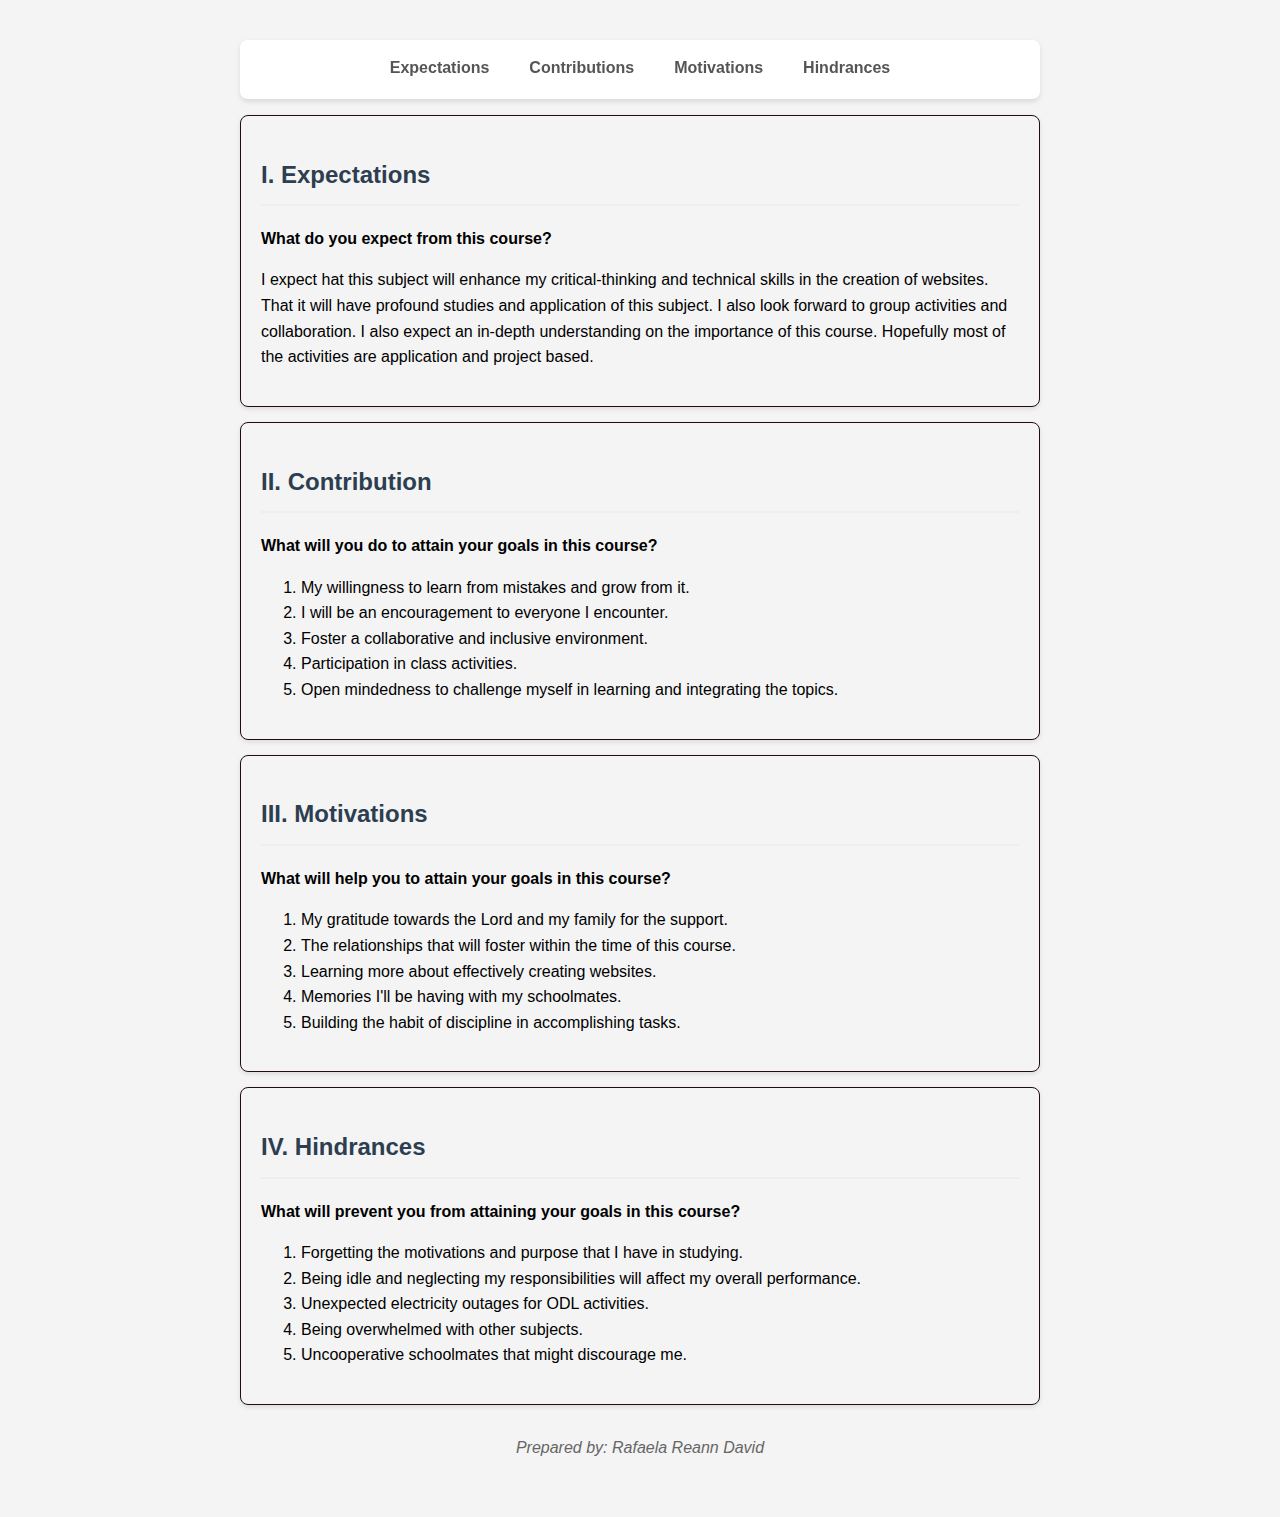
<file: index.html>
<!DOCTYPE html>
<html lang="en">
<head>
    <meta charset="UTF-8">
    <meta name="viewport" content="width=device-width, initial-scale=1.0">
    <link rel="stylesheet" href="styles.css">
    <title>Learning Contract</title>
</head>
<body>

    <header>
        <section class="main-header">
            <nav class="tab-container">
                <a href="#expectations" class="tabs">Expectations</a>
                <a href="#contributions" class="tabs">Contributions</a>
                <a href="#motivations" class="tabs">Motivations</a>
                <a href="#hindrances" class="tabs">Hindrances</a>
            </nav>
        </section>
    </header>

    <section id="expectations" class="box">
        <h2>I. Expectations</h2>
        <p><strong>What do you expect from this course?</strong></p>
        <p>I expect hat this subject will enhance my critical-thinking and technical skills in the creation of websites. 
            That it will have profound studies and application of this subject. 
            I also look forward to group activities and collaboration. I also expect an in-depth understanding on the importance of this course.
            Hopefully most of the activities are application and project based.
        </p>
        </p>
    </section>

    <section id="contributions" class="box">
        <h2>II. Contribution</h2>
        <p><strong>What will you do to attain your goals in this course?</strong></p>
        <ol>
            <li>My willingness to learn from mistakes and grow from it.</li>
            <li>I will be an encouragement to everyone I encounter.</li>
            <li>Foster a collaborative and inclusive environment.</li>
            <li>Participation in class activities.</li>
            <li>Open mindedness to challenge myself in learning and integrating the topics.</li>
        </ol>
    </section>

    <section id="motivations" class="box">
        <h2>III. Motivations</h2>
        <p><strong>What will help you to attain your goals in this course?</strong></p>
        <ol>
            <li>My gratitude towards the Lord and my family for the support.</li>
            <li>The relationships that will foster within the time of this course.</li>
            <li>Learning more about effectively creating websites.</li>
            <li>Memories I'll be having with my schoolmates.</li>
            <li>Building the habit of discipline in accomplishing tasks.</li>
        </ol>
    </section>

    <section id="hindrances" class="box">
        <h2>IV. Hindrances</h2>
        <p><strong>What will prevent you from attaining your goals in this course?</strong></p>
        <ol>
            <li>Forgetting the motivations and purpose that I have in studying.</li>
            <li>Being idle and neglecting my responsibilities will affect my overall performance.</li>
            <li>Unexpected electricity outages for ODL activities.</li>
            <li>Being overwhelmed with other subjects.</li>
            <li>Uncooperative schoolmates that might discourage me.</li>
        </ol>
    </section>

    <footer>
        <p>Prepared by: Rafaela Reann David</p>
    </footer>

</body>
</html>
</file>
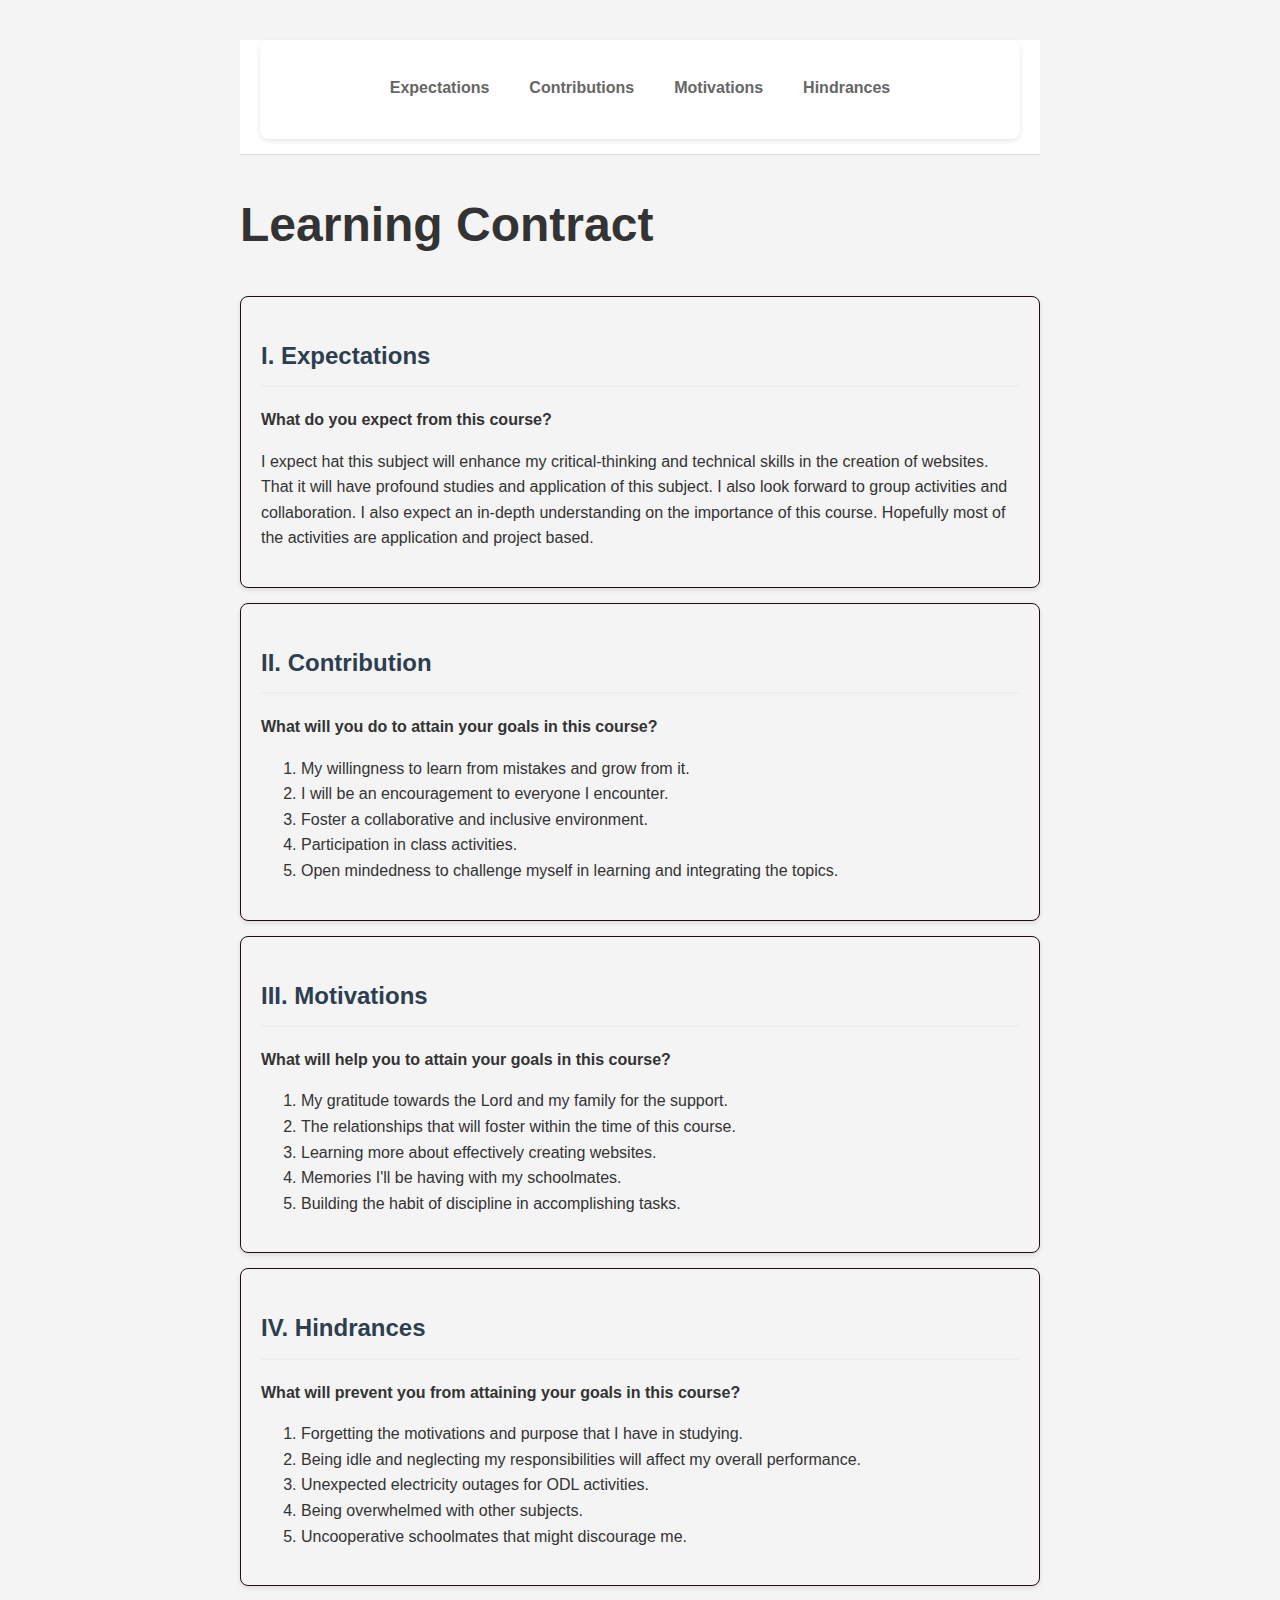
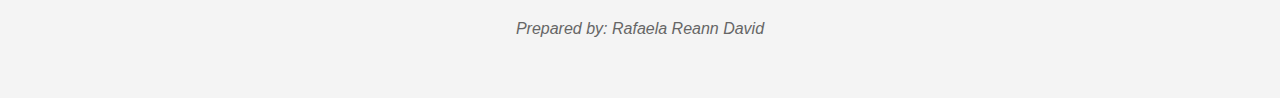
<file: Learning Contract/index.html>
<!DOCTYPE html>
<html lang="en">
<head>
    <meta charset="UTF-8">
    <meta name="viewport" content="width=device-width, initial-scale=1.0">
    <link rel="stylesheet" href="styles.css">
    <title>Learning Contract</title>
</head>
<body>

    <header>
        <section class="main-header">
            <nav class="tab-container">
                <a href="#expectations" class="tabs">Expectations</a>
                <a href="#contributions" class="tabs">Contributions</a>
                <a href="#motivations" class="tabs">Motivations</a>
                <a href="#hindrances" class="tabs">Hindrances</a>
            </nav>
        </section>
    </header>

    <div class="title">
        <h1>Learning Contract</h1>
    </div>
    
    <section id="expectations" class="box">
        <h2>I. Expectations</h2>
        <p><strong>What do you expect from this course?</strong></p>
        <p>I expect hat this subject will enhance my critical-thinking and technical skills in the creation of websites. 
            That it will have profound studies and application of this subject. 
            I also look forward to group activities and collaboration. I also expect an in-depth understanding on the importance of this course.
            Hopefully most of the activities are application and project based.
        </p>
        </p>
    </section>

    <section id="contributions" class="box">
        <h2>II. Contribution</h2>
        <p><strong>What will you do to attain your goals in this course?</strong></p>
        <ol>
            <li>My willingness to learn from mistakes and grow from it.</li>
            <li>I will be an encouragement to everyone I encounter.</li>
            <li>Foster a collaborative and inclusive environment.</li>
            <li>Participation in class activities.</li>
            <li>Open mindedness to challenge myself in learning and integrating the topics.</li>
        </ol>
    </section>

    <section id="motivations" class="box">
        <h2>III. Motivations</h2>
        <p><strong>What will help you to attain your goals in this course?</strong></p>
        <ol>
            <li>My gratitude towards the Lord and my family for the support.</li>
            <li>The relationships that will foster within the time of this course.</li>
            <li>Learning more about effectively creating websites.</li>
            <li>Memories I'll be having with my schoolmates.</li>
            <li>Building the habit of discipline in accomplishing tasks.</li>
        </ol>
    </section>

    <section id="hindrances" class="box">
        <h2>IV. Hindrances</h2>
        <p><strong>What will prevent you from attaining your goals in this course?</strong></p>
        <ol>
            <li>Forgetting the motivations and purpose that I have in studying.</li>
            <li>Being idle and neglecting my responsibilities will affect my overall performance.</li>
            <li>Unexpected electricity outages for ODL activities.</li>
            <li>Being overwhelmed with other subjects.</li>
            <li>Uncooperative schoolmates that might discourage me.</li>
        </ol>
    </section>

    <footer>
        <p>Prepared by: Rafaela Reann David</p>
    </footer>

</body>
</html>
</file>
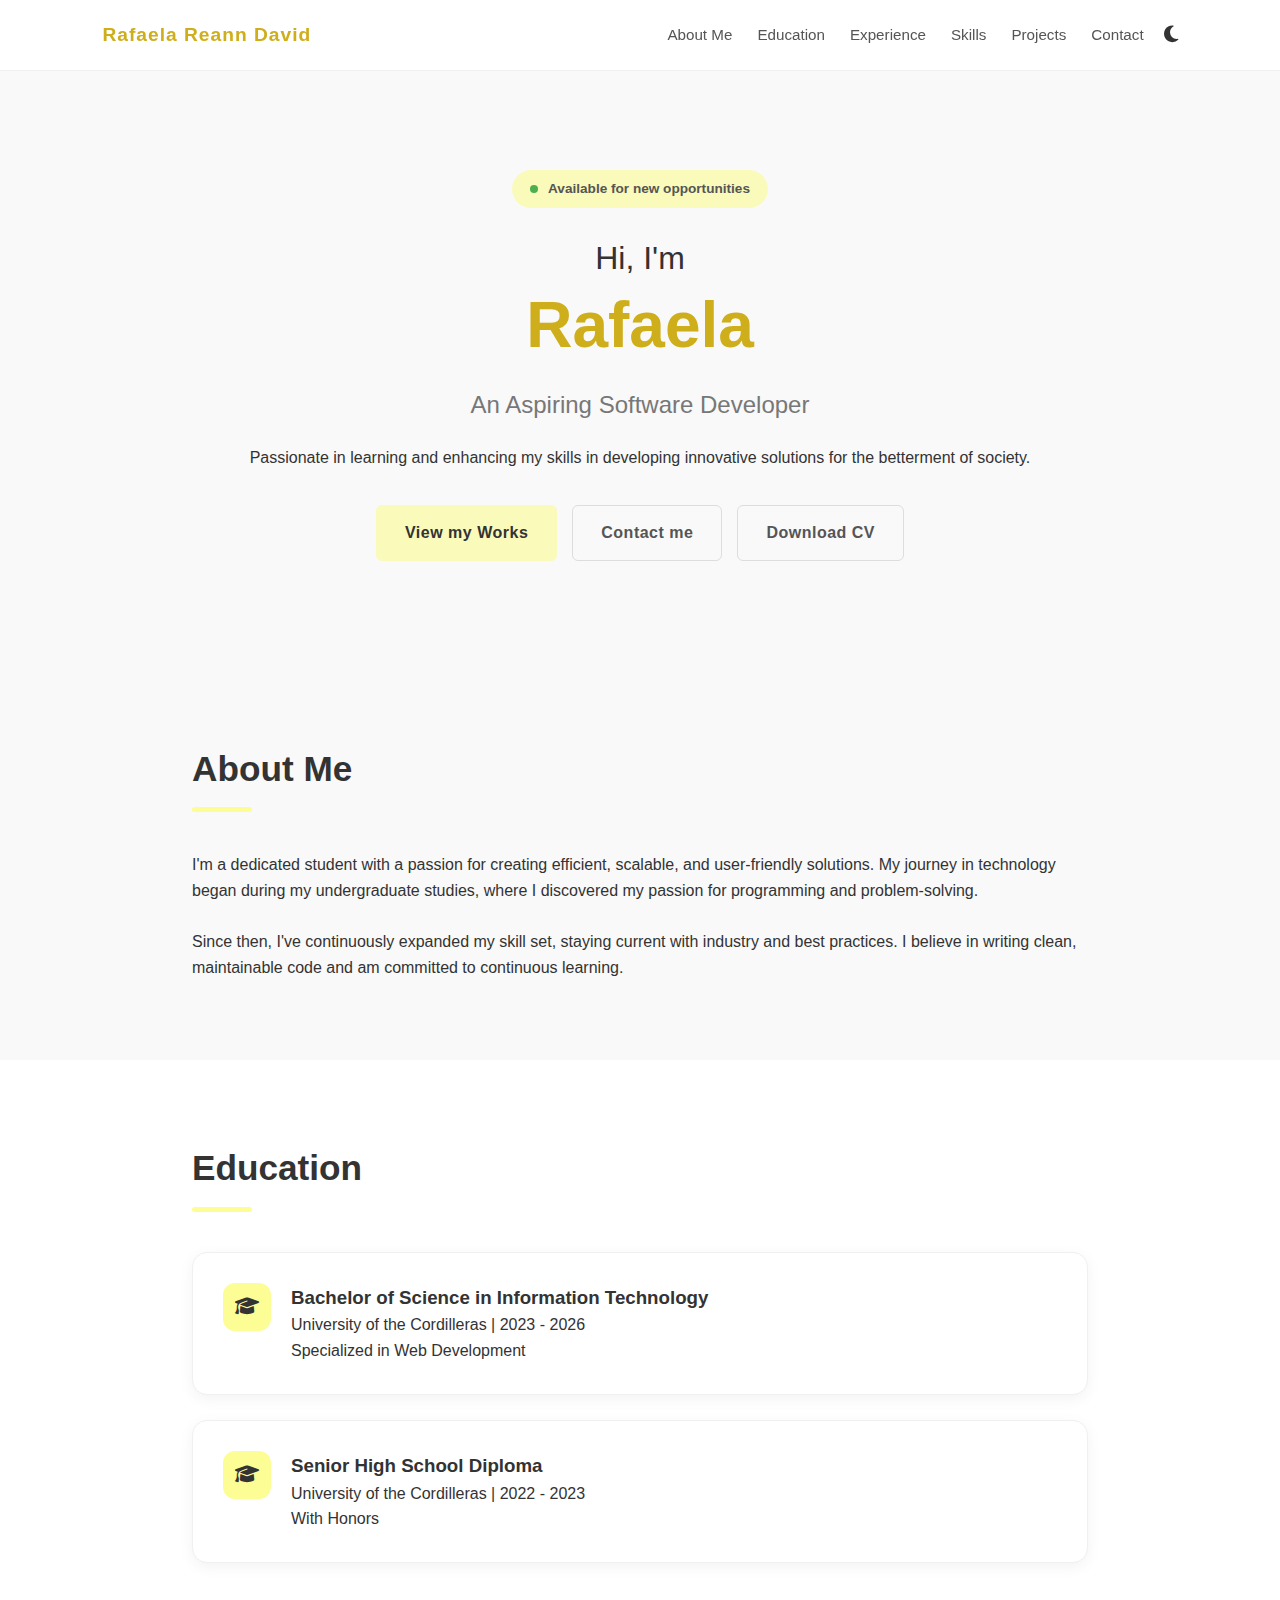
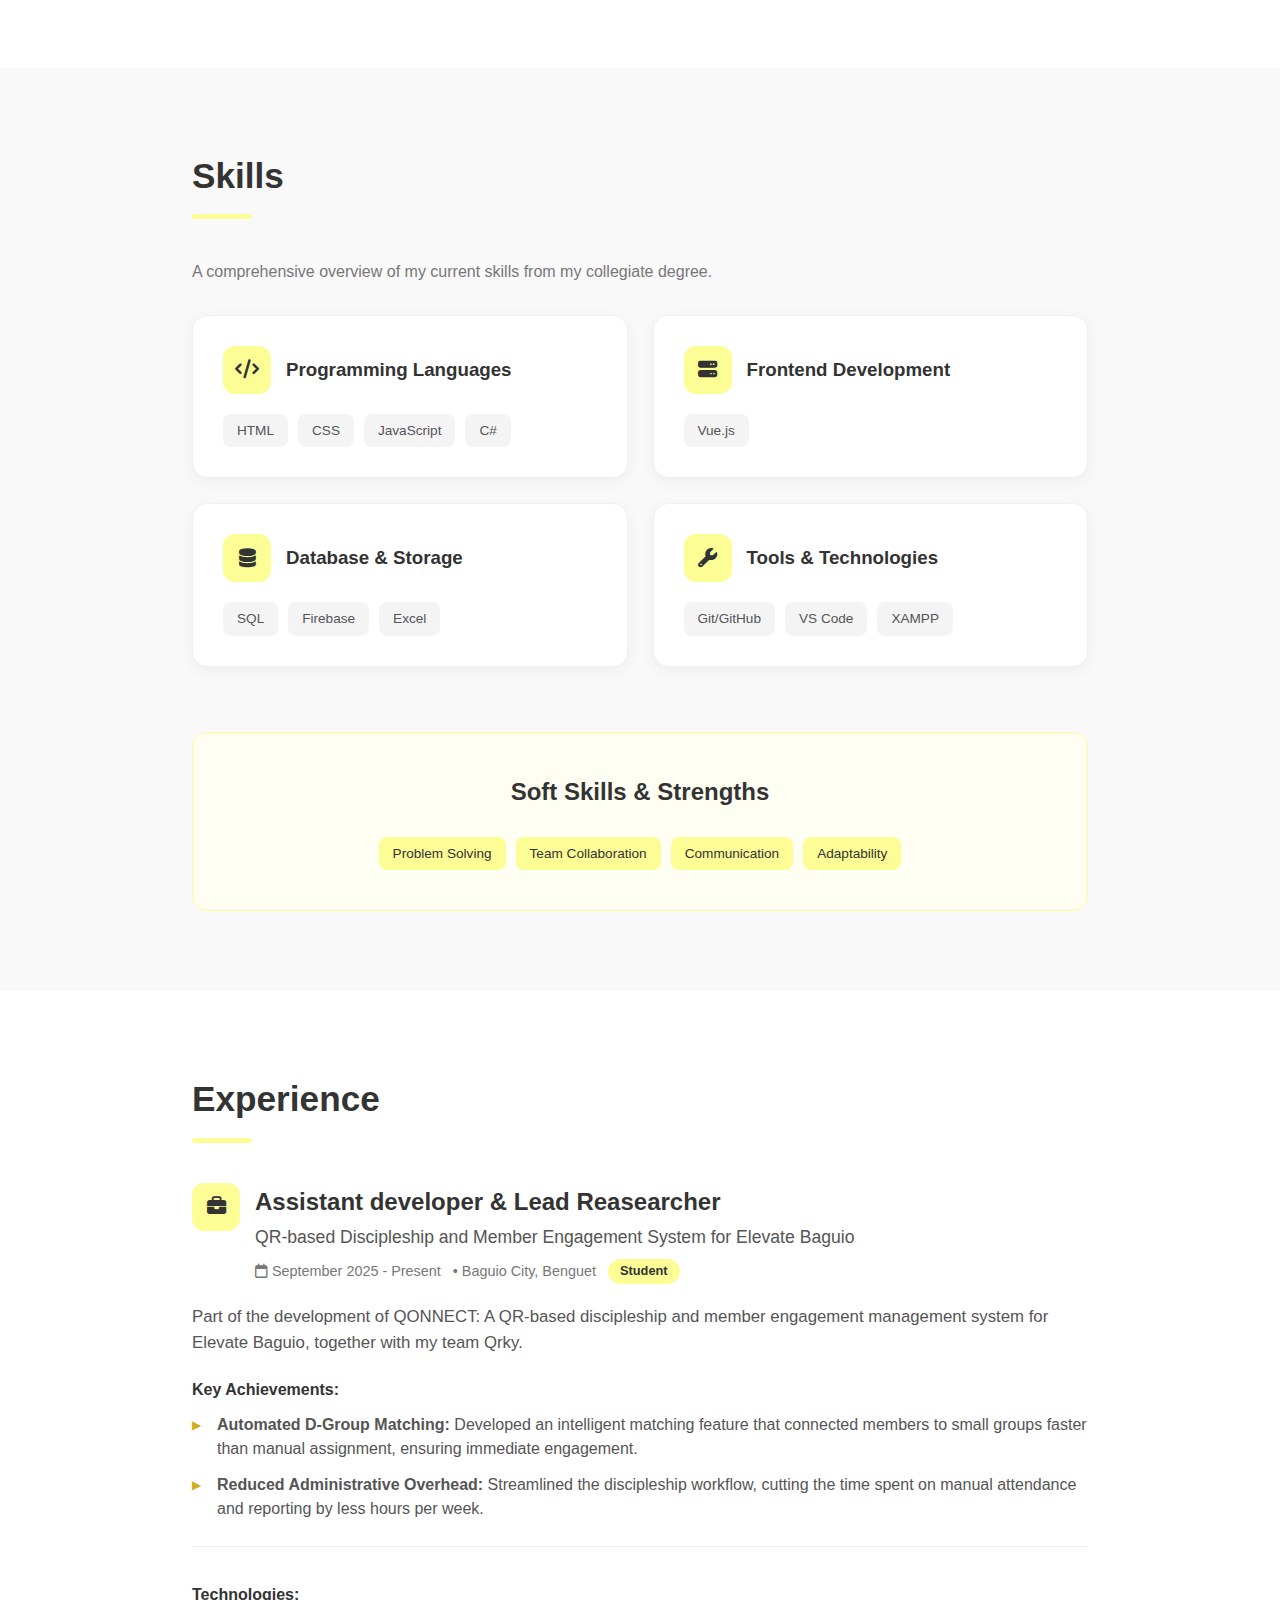
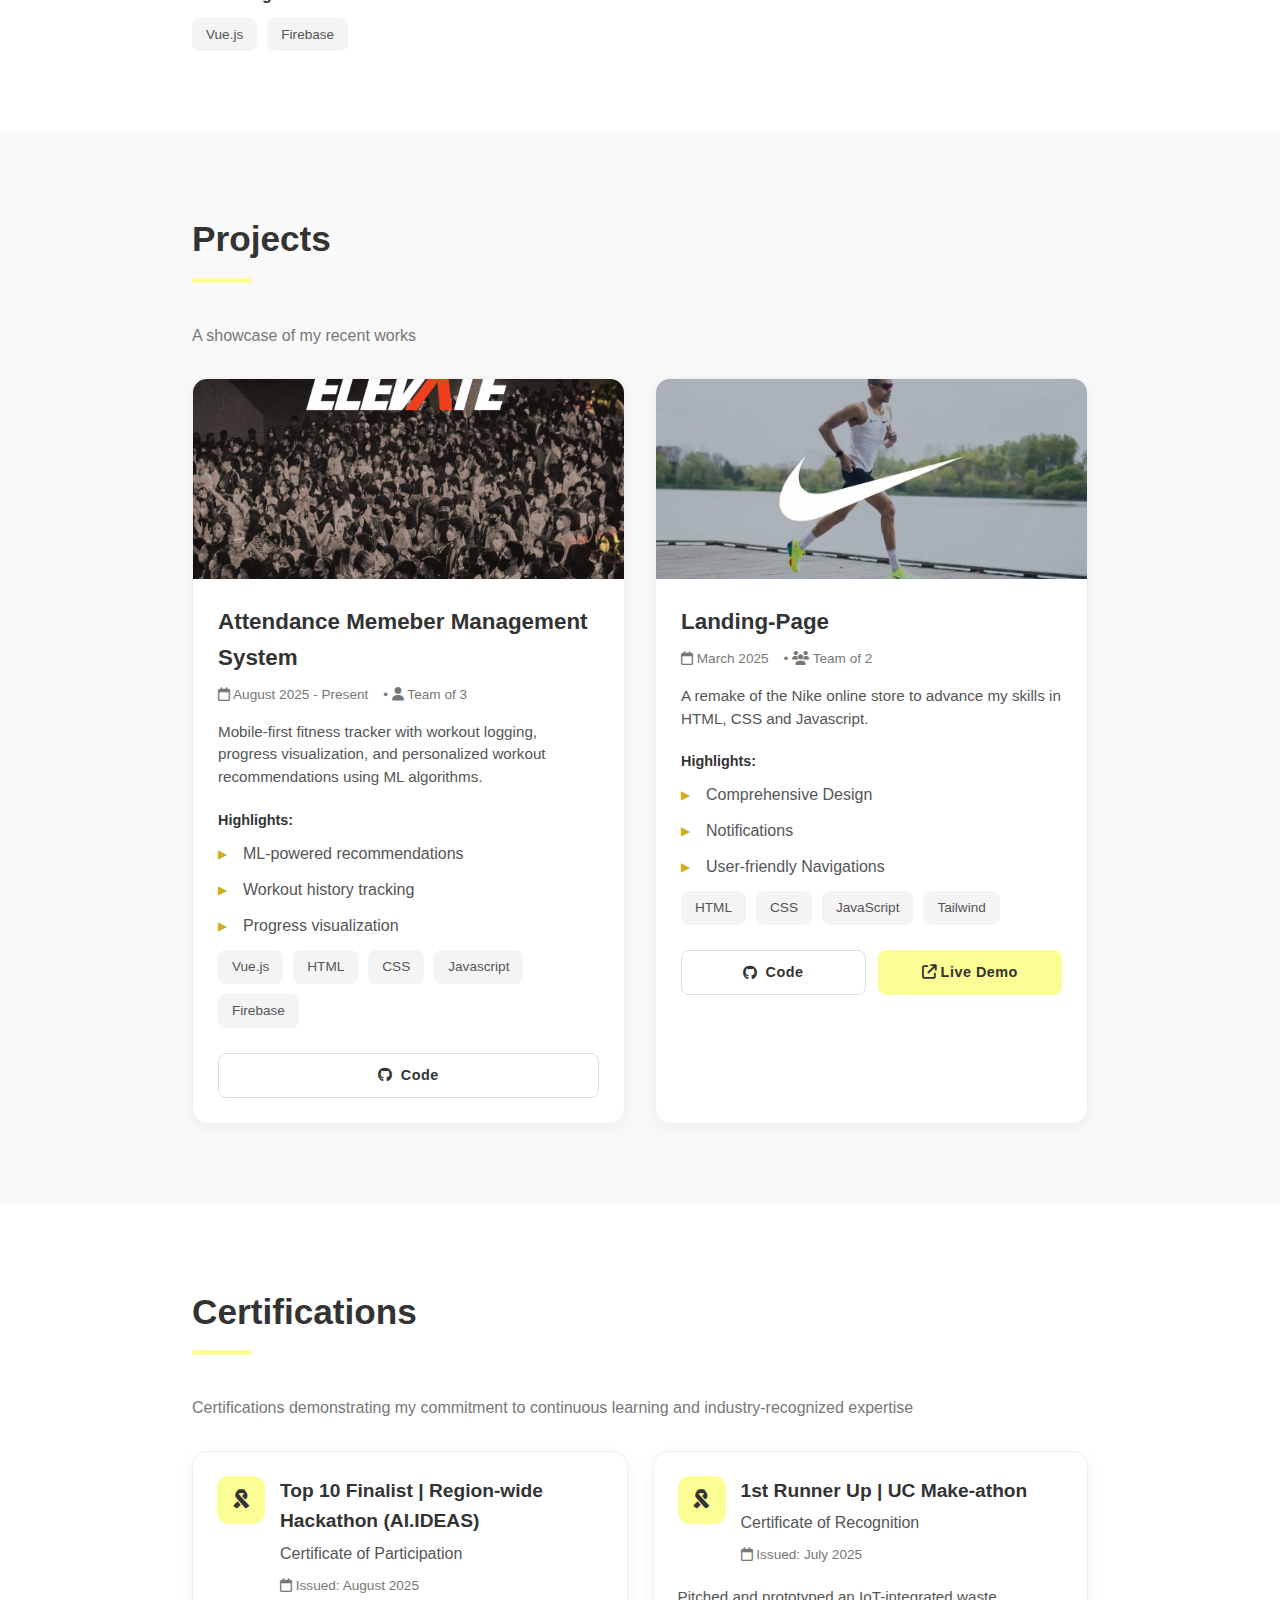
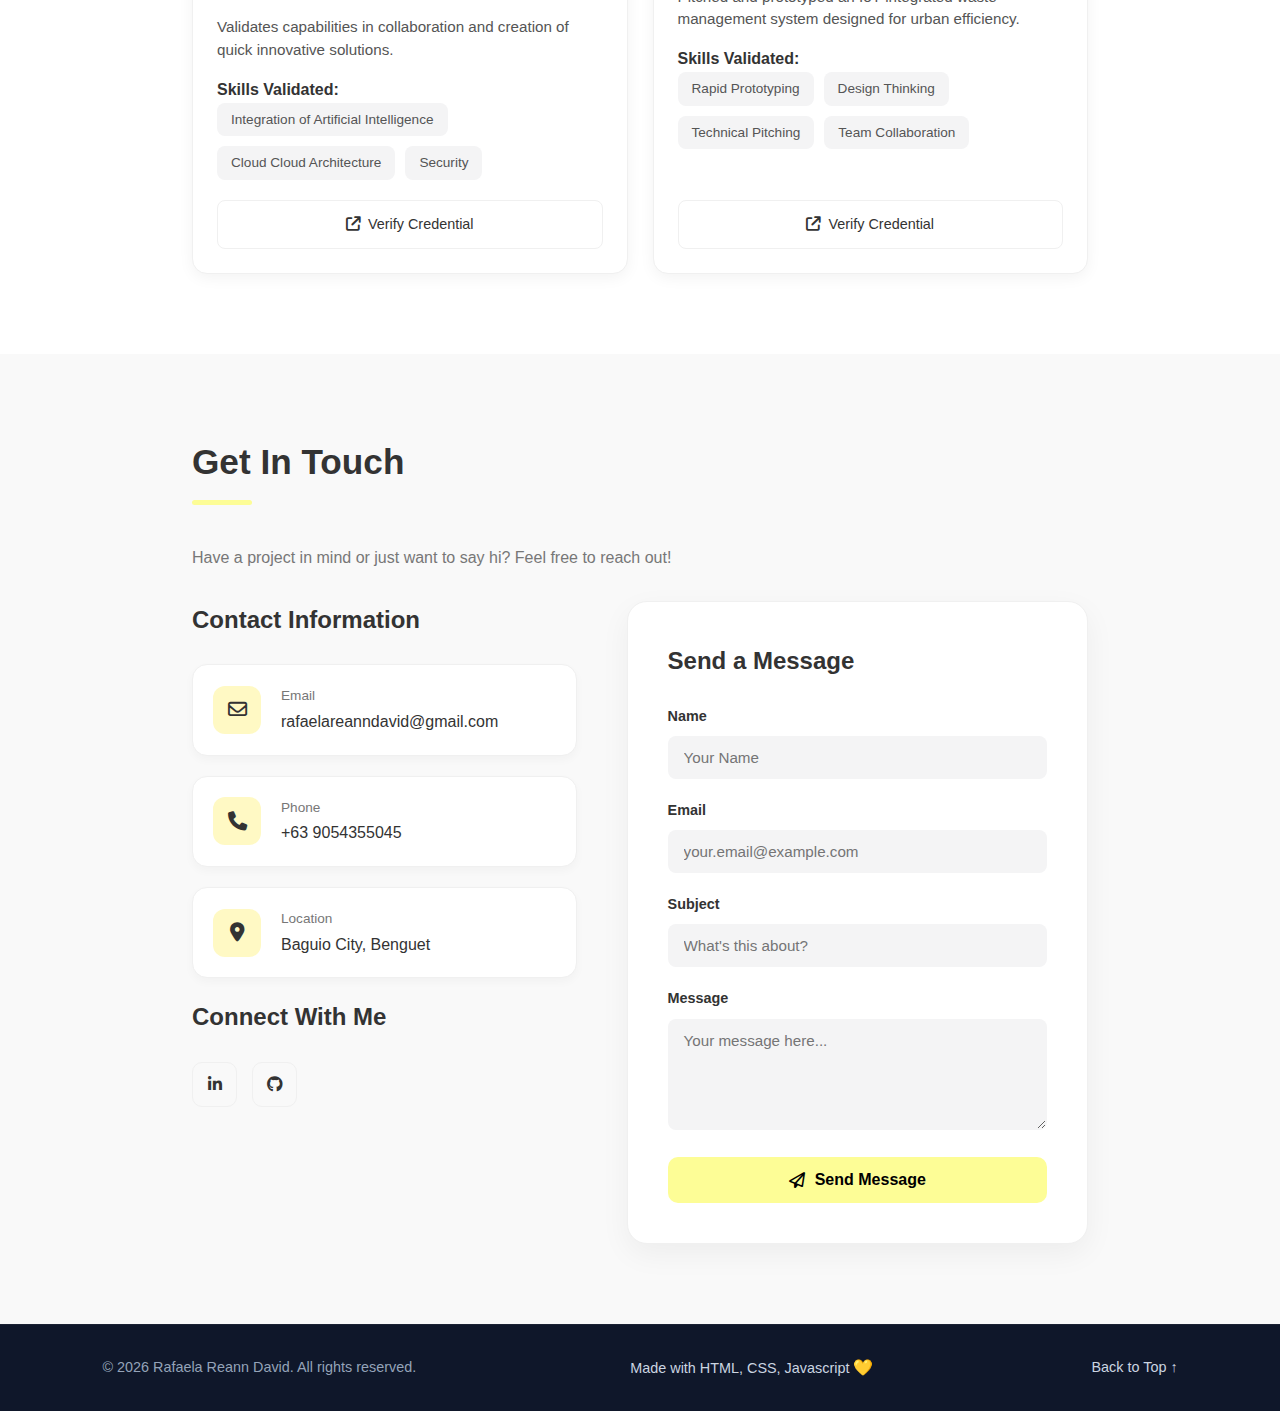
<file: Portfolio/index.html>
<!DOCTYPE html>
<html lang="en">
<head>
    <meta charset="UTF-8">
    <meta name="viewport" content="width=device-width, initial-scale=1.0">
    <link rel="stylesheet" href="styles.css">
    <link rel="stylesheet" href="https://cdnjs.cloudflare.com/ajax/libs/font-awesome/6.5.1/css/all.min.css">
    <title>RAFAELA | Portfolio</title>
</head>
<body>

   <header>
    <nav class="navbar">
        <div class="logo">Rafaela Reann David</div>
        
        <div class="nav-right"> <ul class="nav-links">
                <li><a href="#about">About Me</a></li>
                <li><a href="#education">Education</a></li>
                <li><a href="#experience">Experience</a></li>
                <li><a href="#skills">Skills</a></li>
                <li><a href="#projects">Projects</a></li>
                <li><a href="#contact">Contact</a></li>
            </ul>

            <div class="theme-switch-wrapper">
                <button id="theme-toggle" aria-label="Toggle Dark Mode">
                    <i class="fa-solid fa-moon"></i>
                </button>
            </div>

            <div class="menu-toggle" id="mobile-menu">
                <span class="bar"></span>
                <span class="bar"></span>
                <span class="bar"></span>
            </div>
        </div>
    </nav>
</header>

    <main>
        <section id="hero">
            <div class="status-badge">Available for new opportunities</div>

            <h1 style="font-weight: 300; margin-bottom: -10px;">Hi, I'm</h1>
            <h1 class="intro">Rafaela</h1>
            <p class="hero1">An Aspiring Software Developer</p>
            <p>Passionate in learning and enhancing my skills in developing innovative solutions for the betterment of society.</p>
        
            <div class="hero-btns">
                <a href="#projects" class="btn primary">View my Works</a>
                <a href="#contact" class="btn secondary">Contact me</a>
                <a href="./assets/CV.pdf" class="btn secondary" download>Download CV</a>
            </div>
        </section>

        <section id="about" class="section">
            <h2>About Me</h2>
            <p>I'm a dedicated student with a passion for creating efficient, scalable, and user-friendly solutions. My journey in technology began during my undergraduate studies, where I discovered my passion for programming and problem-solving. <br><br>Since then, I've continuously expanded my skill set, staying current with industry and best practices. I believe in writing clean, maintainable code and am committed to continuous learning.</p>
        </section>

        <section id="education" class="section">
            <h2>Education</h2>
    
            <div class="card">
                <div class="edu-icon">
                    <i class="fa-solid fa-graduation-cap"></i>
                </div>
                <div class="edu-info">
                    <h3>Bachelor of Science in Information Technology</h3>
                    <p class="company">University of the Cordilleras | 2023 - 2026</p>
                    <p>Specialized in Web Development</p>
                </div>
            </div>

            <div class="card">
                <div class="edu-icon">
                    <i class="fa-solid fa-graduation-cap"></i>
                </div>
                <div class="edu-info">
                    <h3>Senior High School Diploma</h3>
                    <p class="company">University of the Cordilleras | 2022 - 2023</p>
                    <p>With Honors</p>
                </div>
            </div>
        </section>

        <section id="skills" class="section">
    <h2>Skills</h2>
    <p class="section-caption">A comprehensive overview of my current skills from my collegiate degree.</p>
    
    <div class="skills-grid">
        <div class="skill-card">
            <div class="skill-header">
                <div class="skill-icon"><i class="fa-solid fa-code"></i></div>
                <h3>Programming Languages</h3>
            </div>
            <div class="skill-tags">
                <span class="tag">HTML</span><span class="tag">CSS</span>
                <span class="tag">JavaScript</span><span class="tag">C#</span>
            </div>
        </div>

        <div class="skill-card">
            <div class="skill-header">
                <div class="skill-icon"><i class="fa-solid fa-server"></i></div>
                <h3>Frontend Development</h3>
            </div>
            <div class="skill-tags">
                <span class="tag">Vue.js</span>
            </div>
        </div>

        <div class="skill-card">
            <div class="skill-header">
                <div class="skill-icon"><i class="fa-solid fa-database"></i></div>
                <h3>Database & Storage</h3>
            </div>
            <div class="skill-tags">
                <span class="tag">SQL</span>
                <span class="tag">Firebase</span>
                <span class="tag">Excel</span>
            </div>
        </div>

        <div class="skill-card">
            <div class="skill-header">
                <div class="skill-icon"><i class="fa-solid fa-wrench"></i></div>
                <h3>Tools & Technologies</h3>
            </div>
            <div class="skill-tags">
                <span class="tag">Git/GitHub</span><span class="tag">VS Code</span>
                <span class="tag">XAMPP</span>
        </div>
    </div>

    <div class="soft-skills-container">
        <h3>Soft Skills & Strengths</h3>
        <div class="skill-tags centered">
            <span class="tag yellow">Problem Solving</span>
            <span class="tag yellow">Team Collaboration</span>
            <span class="tag yellow">Communication</span>
            <span class="tag yellow">Adaptability</span>
        </div>
    </div>
</section>

        <section id="experience" class="section">
    <h2>Experience</h2>
    
    <div class="exp-card">
        <div class="exp-header">
            <div class="exp-icon">
                <i class="fa-solid fa-briefcase"></i>
            </div>
            <div class="exp-title-group">
                <h3>Assistant developer & Lead Reasearcher</h3>
                <p class="company-name">QR-based Discipleship and Member Engagement System for Elevate Baguio </p>
                <div class="exp-metadata">
                    <span><i class="fa-regular fa-calendar"></i> September 2025 - Present</span>
                    <span>• Baguio City, Benguet</span>
                    <span class="job-type-badge">Student</span>
                </div>
            </div>
        </div>

        <div class="exp-content">
            <p class="exp-summary">Part of the development of QONNECT: A QR-based discipleship and member engagement management system for Elevate Baguio, together with my team Qrky.</p>
            
            <h4>Key Achievements:</h4>
            <ul class="achievement-list">
                <li><b>Automated D-Group Matching:</b> Developed an intelligent matching feature that connected members to small groups faster than manual assignment, ensuring immediate engagement.</li>
                <li><b>Reduced Administrative Overhead:</b> Streamlined the discipleship workflow, cutting the time spent on manual attendance and reporting by less hours per week.</li>
            </ul>

            <div class="exp-technologies">
                <h4>Technologies:</h4>
                <div class="skill-tags">
                    <span class="tag">Vue.js</span>
                    <span class="tag">Firebase</span>
                </div>
            </div>
        </div>
    </div>
    
</section>

    
        <section id="projects" class="section">
    <h2>Projects</h2>
    <p class="section-caption">A showcase of my recent works</p>

    <div class="projects-grid">
        <div class="project-card">
            <div class="project-image">
                <img src="./assets/YOUTH.png" alt="Elevate Baguio">
            </div>
            <div class="project-info">
                <h3>Attendance Memeber Management System</h3>
                <div class="project-metadata">
                    <span><i class="fa-regular fa-calendar"></i> August 2025 - Present</span>
                    <span>• <i class="fa-solid fa-user"></i> Team of 3</span>
                </div>
                <p class="project-description">
                    Mobile-first fitness tracker with workout logging, progress visualization, and personalized workout recommendations using ML algorithms.
                </p>
                <h4>Highlights:</h4>
                <ul class="achievement-list">
                    <li>ML-powered recommendations</li>
                    <li>Workout history tracking</li>
                    <li>Progress visualization</li>
                </ul>
                <div class="skill-tags">
                    <span class="tag">Vue.js</span>
                    <span class="tag">HTML</span>
                    <span class="tag">CSS</span>
                    <span class="tag">Javascript</span>
                    <span class="tag">Firebase</span>
                </div>
                <div class="project-btns">
                    <a href="https://github.com/ashhhhhhher/capstone-draft" class="btn outline"><i class="fa-brands fa-github"></i> Code</a>
                </div>
            </div>
        </div>

        <div class="project-card">
            <div class="project-image">
                <img src="./assets/header-nike-running.webp" alt="Landing Page">
            </div>
            <div class="project-info">
                <h3>Landing-Page</h3>
                <div class="project-metadata">
                    <span><i class="fa-regular fa-calendar"></i> March 2025</span>
                    <span>• <i class="fa-solid fa-users"></i> Team of 2</span>
                </div>
                <p class="project-description">
                    A remake of the Nike online store to advance my skills in HTML, CSS and Javascript.
                </p>
                <h4>Highlights:</h4>
                <ul class="achievement-list">
                    <li>Comprehensive Design</li>
                    <li>Notifications</li>
                    <li>User-friendly Navigations</li>
                </ul>
                <div class="skill-tags">
                    <span class="tag">HTML</span>
                    <span class="tag">CSS</span>
                    <span class="tag">JavaScript</span>
                    <span class="tag">Tailwind</span>
                </div>
                <div class="project-btns">
                    <a href="https://github.com/davidreann/Landing-Page" class="btn outline"><i class="fa-brands fa-github"></i> Code</a>
                    <a href="https://davidreann.github.io/Landing-Page/" class="btn primary small"><i class="fa-solid fa-arrow-up-right-from-square"></i> Live Demo</a>
                </div>
            </div>
        </div>
    </div>
</section>

<section id="certifications" class="section">
    <div class="section-header">
        <h2>Certifications</h2>
        <p class="section-caption">Certifications demonstrating my commitment to continuous learning and industry-recognized expertise</p>
    </div>

    <div class="cert-grid">
        <div class="cert-card">
            <div class="cert-header">
                <div class="cert-icon"><i class="fa-solid fa-ribbon"></i></div>
                <div class="cert-title-group">
                    <h3>Top 10 Finalist | Region-wide Hackathon (AI.IDEAS)</h3>
                    <p class="issuer">Certificate of Participation</p>
                    <div class="cert-metadata">
                        <span><i class="fa-regular fa-calendar"></i> Issued: August 2025</span>
                    </div>
                </div>
            </div>
            
            <p class="cert-description">Validates capabilities in collaboration and creation of quick innovative solutions.</p>

            <div class="skills-validated">
                <h4>Skills Validated:</h4>
                <div class="skill-tags">
                    <span class="tag">Integration of Artificial Intelligence</span>
                    <span class="tag">Cloud Cloud Architecture</span>
                    <span class="tag">Security</span>
                </div>
            </div>

            <a href="./assets/cert.jpg" class="btn-verify"><i class="fa-solid fa-arrow-up-right-from-square"></i> Verify Credential</a>
        </div>

        <div class="cert-card">
            <div class="cert-header">
                <div class="cert-icon"><i class="fa-solid fa-ribbon"></i></div>
                <div class="cert-title-group">
                    <h3>1st Runner Up | UC Make-athon</h3>
                    <p class="issuer">Certificate of Recognition</p>
                    <div class="cert-metadata">
                        <span><i class="fa-regular fa-calendar"></i> Issued: July 2025</span>
                    </div>
                </div>
            </div>
            
            <p class="cert-description">Pitched and prototyped an IoT-integrated waste management system designed for urban efficiency.</p>
            <div class="skills-validated">
                <h4>Skills Validated:</h4>
                <div class="skill-tags">
                    <span class="tag">Rapid Prototyping</span>
                    <span class="tag">Design Thinking</span>
                    <span class="tag">Technical Pitching</span>
                    <span class="tag">Team Collaboration</span>
                </div>
            </div>

            <a href="./assets/make-athon.jpg" class="btn-verify"><i class="fa-solid fa-arrow-up-right-from-square"></i> Verify Credential</a>
        </div>
    </div>
</section>

        <section id="contact" class="section">
    <div class="section-header">
        <h2>Get In Touch</h2>
        <p class="section-caption">Have a project in mind or just want to say hi? Feel free to reach out!</p>
    </div>

    <div class="contact-container">
        <div class="contact-info">
            <h3>Contact Information</h3>
            
            <div class="info-card">
                <div class="info-icon"><i class="fa-regular fa-envelope"></i></div>
                <div class="info-text">
                    <label>Email</label>
                    <p>rafaelareanndavid@gmail.com</p>
                </div>
            </div>

            <div class="info-card">
                <div class="info-icon"><i class="fa-solid fa-phone"></i></div>
                <div class="info-text">
                    <label>Phone</label>
                    <p>+63 9054355045</p>
                </div>
            </div>

            <div class="info-card">
                <div class="info-icon"><i class="fa-solid fa-location-dot"></i></div>
                <div class="info-text">
                    <label>Location</label>
                    <p>Baguio City, Benguet</p>
                </div>
            </div>

            <div class="social-connect">
                <h3>Connect With Me</h3>
                <div class="social-links">
                    <a href="www.linkedin.com/in/rafaela-reann-david-8abbb9386/" class="social-btn"><i class="fa-brands fa-linkedin-in"></i></a>
                    <a href="https://github.com/davidreann" class="social-btn"><i class="fa-brands fa-github"></i></a>
                </div>
            </div>
        </div>

        <div class="contact-form-container">
            <h3>Send a Message</h3>
            <form class="contact-form" action="https://script.google.com/macros/s/AKfycbxXaCIs7WYfUM0pjMDedlPigWLEE5Gx2Ank53IEfW3UOd_t5pW7amymOg8tpBe63Ref/exec" method="post">
                <div class="form-group">
                    <label>Name</label>
                    <input type="text" placeholder="Your Name" required>
                </div>
                <div class="form-group">
                    <label>Email</label>
                    <input type="email" placeholder="your.email@example.com" required>
                </div>
                <div class="form-group">
                    <label>Subject</label>
                    <input type="text" placeholder="What's this about?">
                </div>
                <div class="form-group">
                    <label>Message</label>
                    <textarea rows="5" placeholder="Your message here..."></textarea>
                </div>
                <button type="submit" class="btn-send">
                    <i class="fa-regular fa-paper-plane"></i> Send Message
                </button>
            </form>
        </div>
    </div>
</section>
    </main>
    
<div id="success-modal" class="modal-overlay">
    <div class="modal-content">
        <div class="success-icon">
            <i class="fa-solid fa-check"></i>
        </div>
        <h3>Message Sent!</h3>
        <p>Thank you for reaching out. I'll get back to you as soon as possible.</p>
        <button id="close-modal" class="btn primary small">Great!</button>
    </div>
</div>

    <footer class="site-footer">
    <div class="footer-container">
        <div class="footer-left">
            <p>&copy; 2026 Rafaela Reann David. All rights reserved.</p>
        </div>

        <div class="footer-center">
            <p>Made with HTML, CSS, Javascript<span class="heart">💛</span></p>
        </div>

        <div class="footer-right">
            <a href="#" class="back-to-top">Back to Top &uarr;</a>
        </div>
    </div>
</footer>



</body>
</html>
</file>
<file: styles.css>
html {
  scroll-behavior: smooth;
}
body {
    font-family: Arial, sans-serif;
    line-height: 1.6;
    max-width: 800px;
    margin: 20px auto;
    padding: 20px;
    background-color: #f4f4f4;
}
.main-header {
  background-color: #ffffff;
  border-bottom: 1px solid #ddd;
  padding: 0 20px;
}
header {
    position: sticky;
    top: 0;
    z-index: 1000;
    text-align: center;
    color: #fff;
}
.tab-container {
  display: flex;
  justify-content: center;
  align-items: center;
  flex-wrap: wrap;
}
.tabs {
  text-decoration: none;
  color: #555;
  padding: 15px 20px;
  font-weight: 600;
  transition: all 0.3s ease;
  border-bottom: 3px solid transparent; 
}
.tabs:hover {
  color: #3c536c;
  background-color: #f8f9fa;
  text-decoration: underline;
  text-underline-offset: 8px; 
}

.tabs.active {
  color: #007bff;
  border-bottom: 3px solid #007bff; 
}
section {
    background: #fff;
    padding: 20px;
    margin-bottom: 15px;
    border-radius: 8px;
    box-shadow: 0 2px 5px rgba(0,0,0,0.1);
}
.box {
    width: px;
    padding: 20px;
    background-color: #f4f4f4;
    border: 1px solid #240c0c;
}
h2 {
    color: #2c3e50;
    border-bottom: 2px solid #eee;
    padding-bottom: 10px;
}
footer {
    text-align: center;
    margin-top: 30px;
    font-style: italic;
    color: #666;
}
</file>
<file: Learning Contract/styles.css>
:root {
    --bg-color: #f4f4f4;
    --primary-text-color: #333;
    --secondary-text-color: #666;
    --accent-color: #007bff;
    --accent-hover-color: #3c536c;
    --header-bg: #ffffff;
    --section-bg: #fff;
    --border-color: #ddd;
    --shadow-color: rgba(0,0,0,0.1);
}

html {
    scroll-behavior: smooth;
}

body {
    font-family: Arial, sans-serif;
    line-height: 1.6;
    max-width: 800px;
    margin: 20px auto;
    padding: 20px;
    background-color: var(--bg-color);
    color: var(--primary-text-color);
}

header {
    position: sticky;
    top: 0;
    z-index: 1000;
    text-align: center;
    color: var(--primary-text-color);
    background-color: var(--header-bg);
    border-bottom: 1px solid var(--border-color);
    padding: 0 20px;
}

.tab-container {
    display: flex;
    justify-content: center;
    align-items: center;
    flex-wrap: wrap;
}

.tabs {
    text-decoration: none;
    color: var(--secondary-text-color);
    padding: 15px 20px;
    font-weight: 600;
    transition: all 0.3s ease;
    border-bottom: 3px solid transparent; 
}

.tabs:hover {
    color: var(--accent-hover-color);
    background-color: var(--bg-color);
    text-decoration: underline;
    text-underline-offset: 8px; 
}

.tabs.active {
    color: var(--accent-color);
    border-bottom-color: var(--accent-color); 
}

section {
    background: var(--section-bg);
    padding: 20px;
    margin-bottom: 15px;
    border-radius: 8px;
    box-shadow: 0 2px 5px var(--shadow-color);
}

.title {
    font-size: 24px;
    font-weight: bold;
    margin-bottom: 10px;
}

.box {
    padding: 20px;
    background-color: var(--bg-color);
    border: 1px solid #240c0c; /* This color seems out of place, but keeping it as it was specific */
}

h2 {
    color: #2c3e50; /* This color is also specific, keeping it */
    border-bottom: 2px solid #eee;
    padding-bottom: 10px;
}

footer {
    text-align: center;
    margin-top: 30px;
    font-style: italic;
    color: var(--secondary-text-color);
}
</file>
<file: Portfolio/styles.css>
html {
    scroll-behavior: smooth;
}

:root {
    --bg-color: #ffffff;
    --bg-alt: #f9f9f9;
    --card-bg: #ffffff;
    --text-color: #333333;
    --text-muted: #777777;
    --text-light: #555555;
    --nav-text: #555555;
    --header-bg: rgba(255, 255, 255, 0.98);
    --border-color: #f0f0f0;
    --border-light: #dddddd;
    --input-bg: #f4f4f5;
    --accent-yellow: #fdfd96;
    --accent-yellow-dark: #fde171;
    --accent-gold: rgb(207, 174, 27);
    --shadow: rgba(0, 0, 0, 0.05);
    --success-green: #4CAF50;
    --footer-bg: #0f172a;
    --footer-text: #94a3b8;
    --footer-text-bright: #cbd5e1;
}

[data-theme="dark"] {
    --bg-color: #0f172a;
    --bg-alt: #1e293b;
    --card-bg: #1e293b;
    --text-color: #f8fafc;
    --text-muted: #94a3b8;
    --text-light: #cbd5e1;
    --nav-text: #cbd5e1;
    --header-bg: rgba(15, 23, 42, 0.98);
    --border-color: #334155;
    --input-bg: #0f172a;
    --accent-yellow: #fde171;
    --accent-yellow-dark: #fdd835;
    --shadow: rgba(0, 0, 0, 0.4);
}

* {
    margin: 0;
    padding: 0;
    box-sizing: border-box;
}

body {
    padding-top: 70px;
    font-family: 'Segoe UI', Arial, sans-serif;
    line-height: 1.6;
    background-color: var(--bg-color);
    color: var(--text-color);
    transition: background-color 0.3s ease, color 0.3s ease;
}

h2 {
    font-size: 2.2rem;
    margin-bottom: 40px;
    position: relative;
    display: block;
}

h2::after {
    content: "";
    display: block;
    width: 60px;
    height: 5px;
    background-color: var(--accent-yellow);
    border-radius: 10px;
    margin-top: 10px;
}

/* Header & Navigation */
header {
    position: fixed;
    top: 0;
    left: 0;
    width: 100%;
    z-index: 2000;
    background-color: var(--header-bg);
    backdrop-filter: blur(10px);
    border-bottom: 1px solid var(--border-color);
}

.navbar {
    display: flex;
    justify-content: space-between;
    align-items: center;
    padding: 0 8%;
    height: 70px;
}

.logo {
    font-weight: 700;
    font-size: 1.2rem;
    letter-spacing: 1px;
    color: var(--accent-gold);
}

.nav-right {
    display: flex;
    align-items: center;
    gap: 20px;
}

.nav-links {
    display: flex;
    list-style: none;
}

.nav-links li {
    margin-left: 25px;
}

.nav-links a {
    text-decoration: none;
    color: var(--nav-text);
    font-size: 0.95rem;
    transition: color 0.3s;
    position: relative;
    padding-bottom: 5px;
}

.nav-links a:hover {
    color: var(--accent-gold);
}

.nav-links a::after {
    content: "";
    position: absolute;
    width: 0;
    height: 2px;
    bottom: 0;
    left: 0;
    background-color: var(--accent-yellow);
    transition: width 0.3s ease;
}

.nav-links a:hover::after {
    width: 100%;
}

#theme-toggle {
    background: transparent;
    border: none;
    font-size: 1.2rem;
    cursor: pointer;
    color: var(--text-color);
    display: flex;
    align-items: center;
    justify-content: center;
    z-index: 2001;
    transition: transform 0.4s cubic-bezier(0.4, 0, 0.2, 1);
    transform-origin: center;
}

#theme-toggle:hover {
    transform: rotate(30deg);
}

.menu-toggle {
    display: none;
    flex-direction: column;
    justify-content: space-between;
    width: 30px;
    height: 21px;
    cursor: pointer;
    z-index: 1001;
}

.bar {
    width: 100%;
    height: 3px;
    background-color: var(--text-color);
    border-radius: 10px;
    transition: all 0.3s ease-in-out;
}

/* Sections */
.section {
    padding: 80px 15%;
    width: 100%;
}

.section:nth-of-type(even) {
    background-color: var(--bg-alt);
}

.section:nth-of-type(odd) {
    background-color: var(--bg-color);
}

.section-caption {
    color: var(--text-muted);
    margin-bottom: 30px;
    font-size: 1rem;
}

/* Hero Section */
#hero {
    display: flex;
    flex-direction: column;
    align-items: center;
    text-align: center;
    padding: 100px 10%;
    background-color: var(--bg-alt);
}

.status-badge {
    display: inline-flex;
    align-items: center;
    background-color: #fafaba;
    color: var(--text-light);
    padding: 8px 18px;
    border-radius: 50px;
    font-size: 0.85rem;
    font-weight: 600;
    margin-bottom: 25px;
}

.status-badge::before {
    content: "";
    width: 8px;
    height: 8px;
    background-color: var(--success-green);
    border-radius: 50%;
    margin-right: 10px;
}

.intro {
    font-size: clamp(2.5rem, 8vw, 4rem);
    font-weight: 700;
    margin-bottom: 10px;
    color: var(--accent-gold);
}

.hero1 {
    font-size: clamp(1.1rem, 4vw, 1.5rem);
    font-weight: 400;
    color: var(--text-muted);
    margin-bottom: 20px;
}

.hero-btns {
    display: flex;
    justify-content: center;
    flex-wrap: wrap;
    gap: 15px;
    margin-top: 35px;
    width: 100%;
}

/* Buttons */
.btn {
    text-decoration: none;
    padding: 14px 28px;
    font-size: 1rem;
    font-weight: 600;
    letter-spacing: 0.5px;
    border-radius: 6px;
    transition: all 0.3s ease;
    display: inline-block;
    white-space: nowrap;
    text-align: center;
}

.btn.primary {
    background-color: #fafaba;
    color: var(--text-color);
    border: 1px solid #fafaba;
}

.btn.secondary {
    background-color: transparent;
    color: var(--text-light);
    border: 1px solid var(--border-light);
}

.btn.outline {
    flex: 1;
    background: transparent;
    border: 1px solid var(--border-light);
    color: var(--text-color);
    padding: 10px;
    font-size: 0.9rem;
    border-radius: 8px;
    display: flex;
    align-items: center;
    justify-content: center;
    gap: 8px;
}

.btn.primary.small {
    flex: 1;
    background-color: var(--accent-yellow);
    border: 1px solid var(--accent-yellow);
    color: var(--text-color);
    padding: 10px;
    font-size: 0.9rem;
    border-radius: 8px;
}

.btn.outline:hover {
    background-color: var(--bg-alt);
}

/* Cards */
.card {
    display: flex;
    flex-direction: row;
    align-items: flex-start;
    gap: 20px;
    padding: 30px;
    margin-bottom: 25px;
    color: var(--text-color);
    align-content: center;
    background: var(--card-bg);
    border-radius: 15px;
    border: 1px solid var(--border-color);
    box-shadow: 0 4px 15px var(--shadow);
    transition: transform 0.3s ease, border-color 0.3s ease, box-shadow 0.3s ease;
}

.card:hover {
    transform: translateY(-8px);
    box-shadow: 0 12px 30px rgba(0, 0, 0, 0.1);
    border-color: var(--accent-yellow);
}

/* Skills */
.skills-grid {
    display: grid;
    grid-template-columns: repeat(auto-fit, minmax(350px, 1fr));
    gap: 25px;
}

.skill-card {
    padding: 30px;
    border-radius: 15px;
    border: 1px solid var(--border-color);
    background: var(--card-bg);
    box-shadow: 0 4px 15px var(--shadow);
    transition: transform 0.3s ease, border-color 0.3s ease, box-shadow 0.3s ease;      
}

.skill-card:hover {
    transform: translateY(-8px);
    box-shadow: 0 12px 30px rgba(0, 0, 0, 0.1);
    border-color: var(--accent-yellow);
}

.skill-header {
    display: flex;
    align-items: center;
    margin-bottom: 20px;
}

.skill-icon {
    background-color: var(--accent-yellow);
    width: 50px;
    height: 50px;
    display: flex;
    justify-content: center;
    align-items: center;
    border-radius: 12px;
    margin-right: 15px;
    font-size: 1.2rem;
    color: var(--text-color);
}

.skill-icon i {
    color: var(--text-color);
}

.skill-tags {
    display: flex;
    flex-wrap: wrap;
    gap: 10px;
}

.tag {
    background-color: var(--input-bg);
    color: var(--text-light);
    padding: 6px 14px;
    border-radius: 8px;
    font-size: 0.85rem;
    font-weight: 500;
    transition: background-color 0.3s;
}

.tag:hover {
    background-color: var(--accent-yellow);
}

.tag.yellow {
    background-color: var(--accent-yellow);
    color: var(--text-color);
}

.tag.yellow:hover {
    background-color: var(--accent-yellow-dark);
}

.soft-skills-container {
    margin-top: 40px;
    background-color: #fffef2;
    padding: 40px;
    border-radius: 15px;
    border: 1px solid var(--accent-yellow);
    text-align: center;
    grid-column: 1 / -1;
}

.soft-skills-container h3 {
    margin-bottom: 25px;
    font-size: 1.5rem;
    color: var(--text-color);
}

.skill-tags.centered {
    justify-content: center;
}

/* Experience */
.exp-card {
    display: flex;
    flex-direction: column;
    align-items: flex-start;
    gap: 20px;
}

.exp-header {
    display: flex;
    align-items: flex-start;
    width: 100%;
    gap: 15px;
}

.exp-title-group {
    flex: 1;
}

.exp-title-group h3 {
    font-size: 1.5rem;
    color: var(--text-color);
    margin-bottom: 2px;
}

.company-name {
    font-size: 1.1rem;
    color: var(--nav-text);
    margin-bottom: 8px;
    display: block;
}

.exp-metadata {
    display: flex;
    align-items: center;
    gap: 12px;
    font-size: 0.9rem;
    color: var(--text-muted);
    flex-wrap: wrap;
}

.job-type-badge {
    background-color: var(--accent-yellow);
    color: var(--text-color);
    padding: 2px 12px;
    border-radius: 20px;
    font-weight: 600;
    font-size: 0.8rem;
}

.exp-content {
    width: 100%;
}

.exp-summary {
    font-size: 1.05rem;
    color: var(--nav-text);
    margin-bottom: 20px;
    line-height: 1.6;
}

.exp-content h4 {
    font-size: 1rem;
    margin: 15px 0 10px;
    color: var(--text-color);
    font-weight: 600;
}

.achievement-list {
    list-style: none;
    padding-left: 0;
}

.achievement-list li {
    position: relative;
    padding-left: 25px;
    margin-bottom: 12px;
    color: var(--nav-text);
    line-height: 1.5;
}

.achievement-list li::before {
    content: "▶";
    position: absolute;
    left: 0;
    color: var(--accent-gold);
    font-size: 0.75rem;
    top: 3px;
}

.exp-technologies {
    margin-top: 25px;
    border-top: 1px solid var(--border-color);
    padding-top: 20px;
}

/* Projects */
.projects-grid {
    display: grid;
    grid-template-columns: repeat(auto-fit, minmax(350px, 1fr));
    gap: 30px;
}

.project-card {
    overflow: hidden;
    border-radius: 15px;
    border: 1px solid var(--border-color);
    background: var(--card-bg);
    box-shadow: 0 4px 15px var(--shadow);
    transition: transform 0.3s ease, border-color 0.3s ease, box-shadow 0.3s ease;      
}

.project-card:hover {
    transform: translateY(-8px);
    box-shadow: 0 12px 30px rgba(0, 0, 0, 0.1);
    border-color: var(--accent-yellow);
}

.project-image {
    width: 100%;
    height: 200px;
    overflow: hidden;
    background-color: var(--input-bg);
}

.project-image img {
    width: 100%;
    height: 100%;
    object-fit: cover;
}

.project-info {
    padding: 25px;
}

.project-info h3 {
    font-size: 1.4rem;
    margin-bottom: 8px;
    color: var(--text-color);
}

.project-metadata {
    display: flex;
    gap: 15px;
    font-size: 0.85rem;
    color: var(--text-muted);
    margin-bottom: 15px;
}

.project-description {
    font-size: 0.95rem;
    color: var(--text-light);
    margin-bottom: 20px;
    line-height: 1.5;
}

.project-info h4 {
    font-size: 0.9rem;
    margin-bottom: 10px;
    color: var(--text-color);
}

.project-btns {
    display: flex;
    gap: 12px;
    margin-top: 25px;
}

/* Certifications */
.cert-grid {
    display: grid;
    grid-template-columns: repeat(auto-fit, minmax(400px, 1fr));
    gap: 25px;
}

.cert-card {
    display: flex;
    flex-direction: column;
    height: 100%;
    padding: 24px;
    border-radius: 15px;
    border: 1px solid var(--border-color);
    background: var(--card-bg);
    box-shadow: 0 4px 15px var(--shadow);
    transition: transform 0.3s ease, border-color 0.3s ease, box-shadow 0.3s ease;      
}

.cert-card:hover {
    transform: translateY(-8px);
    box-shadow: 0 12px 30px rgba(0, 0, 0, 0.1);
    border-color: var(--accent-yellow); 
}

.cert-header {
    display: flex;
    gap: 15px;
    margin-bottom: 20px;
}

.cert-icon,
.skill-icon,
.edu-icon,
.exp-icon {
    background-color: var(--accent-yellow);
    color: var(--text-color);
    width: 48px;
    height: 48px;
    min-width: 48px;
    border-radius: 12px;
    display: flex;
    justify-content: center;
    align-items: center;
    font-size: 1.2rem;
    border: none;
}

.cert-title-group h3 {
    font-size: 1.2rem;
    margin-bottom: 4px;
}

.issuer {
    color: var(--text-light);
    font-weight: 500;
    margin-bottom: 8px;
}

.cert-metadata {
    font-size: 0.85rem;
    color: var(--text-muted);
}

.valid-status {
    color: #2e7d32;
    display: block;
    margin-top: 4px;
    font-weight: 500;
}

.cert-description {
    font-size: 0.95rem;
    color: var(--text-light);
    line-height: 1.5;
    margin-bottom: 15px;
}

.credential-id {
    font-size: 0.85rem;
    color: #999;
    margin-bottom: 20px;
}

.skills-validated {
    margin-bottom: 20px;
}

.btn-verify {
    margin-top: auto;
    display: flex;
    justify-content: center;
    align-items: center;
    gap: 8px;
    width: 100%;
    padding: 12px;
    border: 1px solid var(--border-color);
    border-radius: 8px;
    text-decoration: none;
    color: var(--text-color);
    font-weight: 500;
    font-size: 0.9rem;
    transition: all 0.2s ease;
}

.btn-verify:hover {
    background-color: var(--bg-alt);
    border-color: #ccc;
}

/* Contact */
.contact-container {
    display: grid;
    grid-template-columns: 1fr 1.2fr;
    gap: 50px;
    align-items: start;
}

.contact-info h3,
.contact-form-container h3 {
    font-size: 1.5rem;
    margin-bottom: 25px;
    color: var(--text-color);
}

.info-card {
    background: var(--card-bg);
    padding: 20px;
    border-radius: 15px;
    border: 1px solid var(--border-color);
    display: flex;
    align-items: center;
    margin-bottom: 20px;
    box-shadow: 0 4px 10px rgba(0, 0, 0, 0.03);
}

.info-icon {
    background-color: #fff9c4;
    color: var(--text-color);
    width: 48px;
    height: 48px;
    min-width: 48px;
    display: flex;
    justify-content: center;
    align-items: center;
    border-radius: 12px;
    margin-right: 20px;
    font-size: 1.2rem;
}

.info-text label {
    display: block;
    font-size: 0.85rem;
    color: var(--text-muted);
    margin-bottom: 2px;
}

.info-text p {
    font-weight: 500;
    color: var(--text-color);
}

.social-links {
    display: flex;
    gap: 15px;
    margin-top: 15px;
}

.social-btn {
    width: 45px;
    height: 45px;
    border: 1px solid var(--border-color);
    border-radius: 10px;
    display: flex;
    justify-content: center;
    align-items: center;
    text-decoration: none;
    color: var(--text-color);
    transition: all 0.3s ease;
}

.social-btn:hover {
    border-color: var(--accent-yellow);
    background-color: #fffef2;
}

.contact-form-container {
    background: var(--card-bg);
    padding: 40px;
    border-radius: 20px;
    border: 1px solid var(--border-color);
    box-shadow: 0 10px 30px var(--shadow);
}

.form-group {
    margin-bottom: 20px;
}

.form-group label {
    display: block;
    font-weight: 600;
    margin-bottom: 8px;
    font-size: 0.9rem;
}

.form-group input,
.form-group textarea {
    width: 100%;
    padding: 12px 15px;
    border-radius: 8px;
    border: 1px solid transparent;
    background-color: var(--input-bg);
    font-family: inherit;
    font-size: 0.95rem;
    transition: all 0.3s;
}

.form-group input:focus,
.form-group textarea:focus {
    outline: none;
    background-color: var(--card-bg);
    border-color: var(--accent-yellow);
}

.btn-send {
    width: 100%;
    padding: 14px;
    background-color: var(--accent-yellow);
    border: none;
    border-radius: 10px;
    font-weight: 700;
    cursor: pointer;
    display: flex;
    justify-content: center;
    align-items: center;
    gap: 10px;
    font-size: 1rem;
    transition: transform 0.2s, background-color 0.2s;
}

.btn-send:hover {
    transform: scale(1.02);
    background-color: var(--accent-yellow-dark);
}

/* Footer */
.site-footer {
    background-color: var(--footer-bg);
    color: var(--footer-text);
    padding: 30px 8%;
    font-size: 0.9rem;
    border-top: 1px solid rgba(255, 255, 255, 0.05);
}

.footer-container {
    display: flex;
    justify-content: space-between;
    align-items: center;
    max-width: 1400px;
    margin: 0 auto;
}

.footer-center {
    color: var(--footer-text-bright);
}

.heart {
    display: inline-block;
    margin: 0 4px;
    font-size: 1rem;
}

.back-to-top {
    color: var(--footer-text-bright);
    text-decoration: none;
    transition: color 0.3s ease;
}

.back-to-top:hover {
    color: var(--accent-yellow);
}

/* Modal */
#success-modal {
    display: none;
    position: fixed;
    top: 0;
    left: 0;
    width: 100%;
    height: 100%;
    background: rgba(0, 0, 0, 0.85);
    z-index: 9999;
    justify-content: center;
    align-items: center;
    backdrop-filter: blur(8px);
}

.modal-content {
    background: var(--card-bg);
    padding: 2rem;
    border-radius: 15px;
    border: 2px solid var(--accent-yellow);
    text-align: center;
    max-width: 400px;
}

/* Responsive Media Queries */
@media screen and (max-width: 900px) {
    .contact-container {
        grid-template-columns: 1fr;
    }
}

@media screen and (max-width: 768px) {
    .menu-toggle {
        display: flex;
    }

    .nav-links {
        display: none;
        flex-direction: column;
        position: absolute;
        top: 70px;
        left: 0;
        width: 100%;
        background-color: var(--header-bg);
        padding: 20px 0;
        border-bottom: 2px solid var(--accent-yellow);
        box-shadow: 0 10px 15px var(--shadow);
    }

    .nav-links.active {
        display: flex;
    }

    .nav-links li {
        margin: 0;
        width: 100%;
    }

    .nav-links a {
        display: block;
        padding: 15px;
        width: 100%;
        text-align: center;
        font-weight: 500;
    }

    .menu-toggle.is-active .bar:nth-child(1) {
        transform: translateY(9px) rotate(45deg);
    }
    
    .menu-toggle.is-active .bar:nth-child(2) {
        opacity: 0;
        transform: translateX(-20px);
    }
    
    .menu-toggle.is-active .bar:nth-child(3) {
        transform: translateY(-9px) rotate(-45deg);
    }

    .edu-item, .exp-card {
        flex-direction: column; 
        align-items: center;
        text-align: center;
    }

    .edu-icon, .exp-icon {
        margin-right: 0;
        margin-bottom: 15px;
    }

    .hero-btns {
        flex-direction: column; 
        align-items: stretch; 
        max-width: 300px; 
        margin: 35px auto 0;
    }

    .btn {
        width: 100%;
    }

    .theme-switch-wrapper {
        margin-right: 15px;
    }

    .footer-container {
        flex-direction: column;
        gap: 15px;
        text-align: center;
    }
}

@media screen and (max-width: 600px) {
    .projects-grid {
        grid-template-columns: 1fr;
    }
}
</file>
